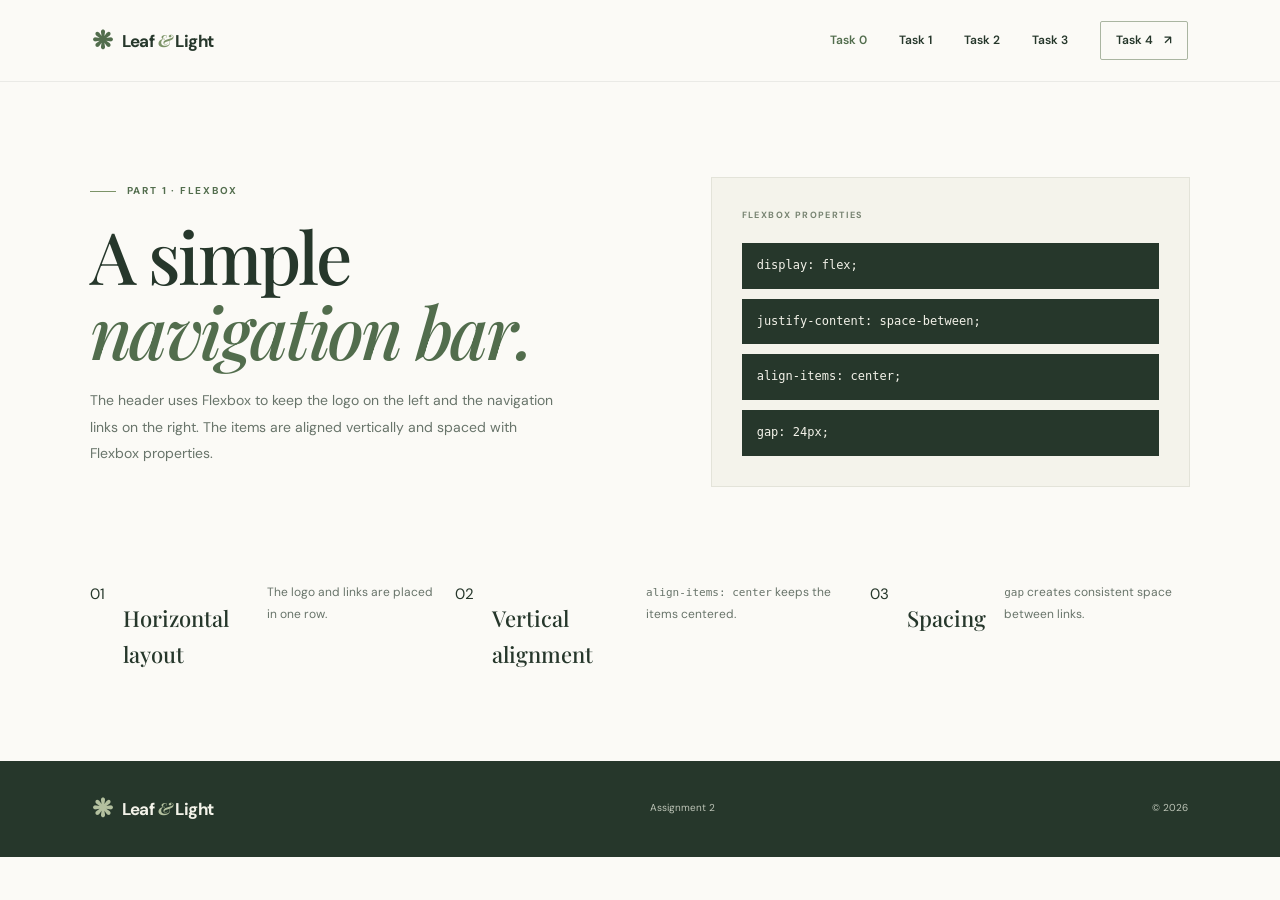
<file: Task0/index.html>
<!DOCTYPE html>
<html lang="en">
<head>
    <meta charset="UTF-8">
    <meta name="viewport" content="width=device-width, initial-scale=1.0">
    <meta name="description" content="Task 0: Flexbox navigation bar for Assignment #2.">
    <title>Task 0 | Flexbox Navigation</title>
    <link rel="stylesheet" href="style.css">
</head>
<body>
    <header class="site-header">
        <a class="brand" href="index.html" aria-label="Leaf and Light home">
            <span class="brand-mark" aria-hidden="true">❋</span>
            <span>Leaf <span class="brand-amp">&amp;</span> Light</span>
        </a>
        <nav class="main-nav" aria-label="Task navigation">
            <a href="index.html" aria-current="page">Task 0</a>
            <a href="../Task1/index.html">Task 1</a>
            <a href="../Task2/index.html">Task 2</a>
            <a href="../Task3/index.html">Task 3</a>
            <a class="nav-cta" href="../Task4/index.html">Task 4 <span aria-hidden="true">↗</span></a>
        </nav>
    </header>

    <main>
        <section class="task0-hero section-wrap">
            <div>
                <p class="eyebrow"><span class="eyebrow-line"></span> Part 1 · Flexbox</p>
                <h1>A simple<br><em>navigation bar.</em></h1>
                <p class="task0-text">
                    The header uses Flexbox to keep the logo on the left and the navigation links on the right.
                    The items are aligned vertically and spaced with Flexbox properties.
                </p>
            </div>
            <div class="task0-demo">
                <div class="task0-demo-label">FLEXBOX PROPERTIES</div>
                <div class="task0-code">
                    <code>display: flex;</code>
                    <code>justify-content: space-between;</code>
                    <code>align-items: center;</code>
                    <code>gap: 24px;</code>
                </div>
            </div>
        </section>

        <section class="task0-points section-wrap">
           <span>01</span><h2>Horizontal layout</h2><p>The logo and links are placed in one row.</p>
           <span>02</span><h2>Vertical alignment</h2><p><code>align-items: center</code> keeps the items centered.</p>
           <span>03</span><h2>Spacing</h2><p><code>gap</code> creates consistent space between links.</p>
        </section>
    </main>

    <footer class="site-footer">
        <a class="brand brand-light" href="index.html"><span class="brand-mark">❋</span><span>Leaf <span class="brand-amp">&amp;</span> Light</span></a>
        <p>Assignment 2 </p>
        <span>© 2026</span>
    </footer>
</body>
</html>
</file>
<file: Task0/style.css>
@import url('https://fonts.googleapis.com/css2?family=DM+Sans:wght@400;500;600;700&family=Playfair+Display:ital,wght@0,500;0,600;0,700;1,500;1,600&display=swap');
:root{--ink:#26372b;--muted:#68746a;--moss:#526d4d;--leaf:#7c9368;--cream:#f4f3eb;--paper:#fbfaf6;--line:#e3e3d9;--serif:'Playfair Display', Georgia, serif;--sans:'DM Sans', Arial, sans-serif}
*{box-sizing:border-box}
html{scroll-behavior:smooth}
body{margin:0;background:var(--paper);color:var(--ink);font-family:var(--sans);font-size:15px;line-height:1.65}
img{display:block;width:100%;height:100%;object-fit:cover}
a{color:inherit;text-decoration:none}
h1,h2,h3,p{margin-top:0}
h1,h2,h3{font-family:var(--serif);font-weight:500}
h1{margin-bottom:19px;font-size:clamp(44px, 6vw, 72px);letter-spacing:-2.7px;line-height:1.04}
h1 em,h2 em{color:var(--moss);font-weight:500}

/* header / nav */
.site-header{min-height:82px;padding:0 7.2%;display:flex;align-items:center;justify-content:space-between;gap:30px;background:var(--paper);border-bottom:1px solid rgba(38,55,43,0.08)}
.brand{display:inline-flex;align-items:center;gap:9px;flex-shrink:0;font-size:17px;font-weight:700;letter-spacing:-0.6px}
.brand-mark{color:var(--moss);font-size:25px;line-height:1}
.brand-amp{color:var(--leaf);font-family:var(--serif);font-style:italic}
.main-nav{display:flex;align-items:center;gap:clamp(17px, 2.5vw, 38px);font-size:12px;font-weight:600}
.main-nav a{transition:color 180ms ease}
.main-nav a:hover,.main-nav a[aria-current='page']{color:var(--moss)}
.main-nav .nav-cta{padding:9px 15px;border:1px solid #aab5a1;border-radius:2px}
.nav-cta span{padding-left:8px}

/* shared layout helpers */
.section-wrap{width:min(1120px, 86%);margin-right:auto;margin-left:auto}
.eyebrow{display:flex;align-items:center;gap:11px;margin:0 0 19px;color:var(--moss);font-size:10px;font-weight:700;letter-spacing:1.8px;text-transform:uppercase}
.eyebrow-line{width:26px;height:1px;background:var(--leaf)}
.page-heading{padding-top:77px;padding-bottom:38px}
.page-heading h1{font-size:clamp(47px, 6vw, 68px)}
.page-heading>p:last-child{max-width:435px;margin-bottom:0;color:var(--muted);font-size:13px}

/* buttons */
.button{display:inline-flex;align-items:center;justify-content:center;gap:23px;min-height:46px;padding:0 19px;font-size:11px;font-weight:700;transition:background 180ms ease,color 180ms ease,transform 180ms ease}
.button:hover{transform:translateY(-2px)}
.button-dark{background:var(--ink);color:#fff}
.button-dark:hover{background:var(--moss)}
.button-outline{border:1px solid #9caa96}
.button-outline:hover{background:var(--ink);color:#fff}
.text-link{display:inline-flex;align-items:center;justify-content:space-between;gap:12px;margin-top:auto;padding-top:13px;border-top:1px solid #eeeee7;color:var(--moss);font-size:10px;font-weight:700}
.text-link span{font-size:15px}

/* footer */
.site-footer{display:flex;min-height:96px;align-items:center;justify-content:space-between;gap:24px;padding:20px 7.2%;background:var(--ink);color:#f3f2e9}
.brand-light .brand-mark,.brand-light .brand-amp{color:#b3c09f}
.site-footer p,.site-footer>span{margin:0;color:#bec5b8;font-size:10px}

@media (max-width:800px){
  .site-header{padding-right:5%;padding-left:5%}
  .main-nav{gap:15px;font-size:10px}
  .main-nav .nav-cta{padding:7px 9px}
}
@media (max-width:620px){
  .site-header{min-height:auto;flex-direction:column;align-items:flex-start;gap:12px;padding-top:16px;padding-bottom:14px}
  .main-nav{width:100%;flex-wrap:wrap;gap:8px 17px}
  .main-nav .nav-cta{margin-left:auto}
  .section-wrap{width:90%}
  h1{font-size:55px}
  .site-footer{align-items:flex-start;flex-direction:column;gap:9px;padding:22px 5%}
  .page-heading{padding-top:51px}
  .page-heading h1{font-size:48px}
}

/* Task 0 — Navigation Bar */
.task0-hero{display:grid;grid-template-columns:1fr 0.9fr;align-items:center;gap:8%;min-height:500px;padding-top:65px;padding-bottom:65px}
.task0-text{max-width:470px;color:var(--muted);font-size:14px;line-height:1.9}
.task0-demo{padding:30px;background:var(--cream);border:1px solid var(--line)}
.task0-demo-label{margin-bottom:20px;color:#788472;font-size:9px;font-weight:700;letter-spacing:1.4px}
.task0-code{display:flex;flex-direction:column;gap:10px}
.task0-code code{display:block;padding:13px 15px;background:var(--ink);color:#f3f2e9;font-family:monospace;font-size:12px}
.task0-points{display:flex;gap:18px;padding-bottom:80px}
.task0-points > div{flex:1;padding:24px;border-top:1px solid var(--line)}
.task0-points > div > span{color:#879480;font-size:10px;letter-spacing:1px}
.task0-points h2{margin:18px 0 8px;font-size:22px}
.task0-points p{margin:0;color:var(--muted);font-size:12px;line-height:1.8}
.task0-points code{font-size:11px}

@media (max-width:800px){
  .task0-hero{gap:4%}
}
@media (max-width:620px){
  .task0-hero{grid-template-columns:1fr;gap:28px;padding-top:48px}
  .task0-points{flex-direction:column;padding-bottom:50px}
}
</file>
